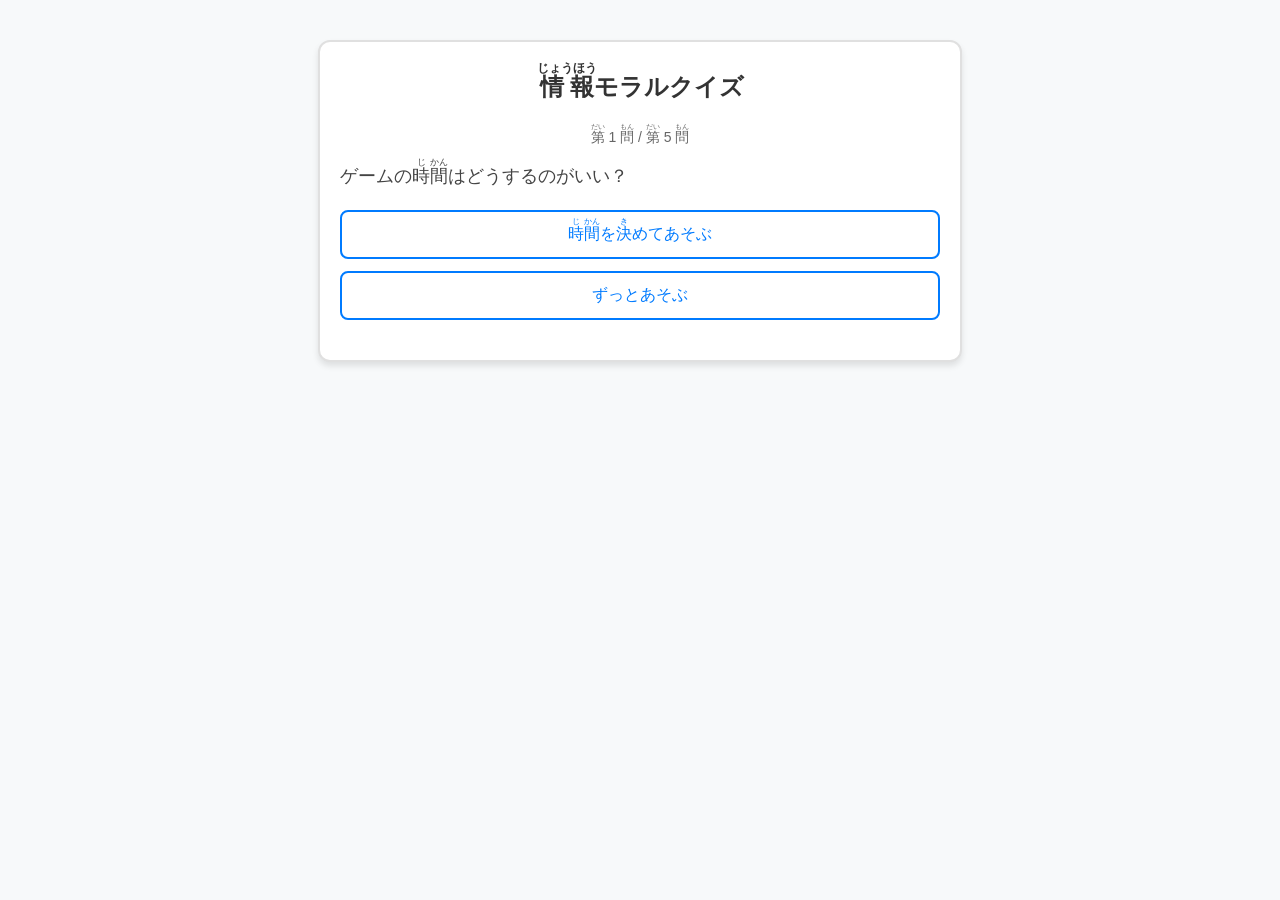
<file: index.html>
<!DOCTYPE html>
<html lang="ja">
<head>
    <meta charset="UTF-8">
    <meta name="viewport" content="width=device-width, initial-scale=1.0">
    <title>情報モラルクイズ</title>
    <link rel="stylesheet" href="style.css">
</head>
<body>

    <div id="quiz-container">
        <h2><ruby>情報<rt>じょうほう</rt></ruby>モラルクイズ</h2>
        <div id="progress-text"></div>
        <div id="question-text"></div>
        <div id="options-container"></div>
        <div id="result-message"></div>
        <button id="next-btn"><ruby>次<rt>つぎ</rt></ruby>の<ruby>問題<rt>もんだい</rt></ruby>へ</button>
    </div>

    <script src="questions.js"></script>
    <script src="quiz.js"></script>
</body>
</html>
</file>
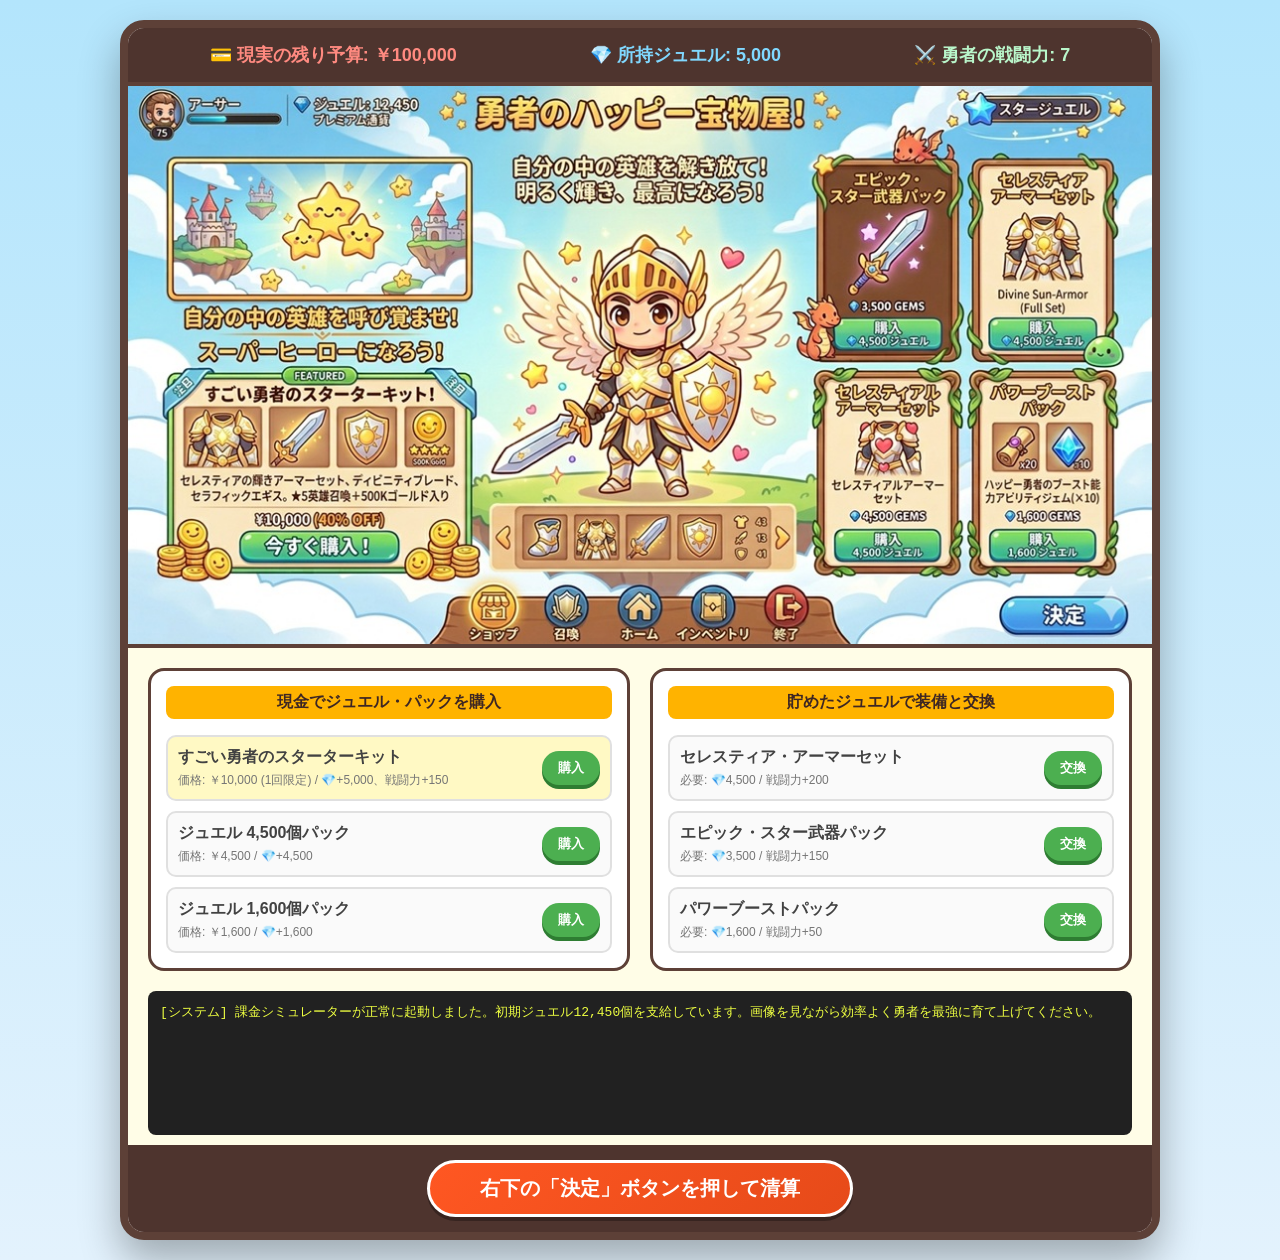
<file: kakin-simulation/index.html>
<!DOCTYPE html>
<html lang="ja">
<head>
    <meta charset="UTF-8">
    <meta name="viewport" content="width=device-width, initial-scale=1.0">
    <title>勇者のハッピー宝物屋 - 課金体験シミュレーター</title>
    <style>
        :root {
            --primary: #5d4037;
            --accent: #ffb300;
            --bg-gradient: linear-gradient(135deg, #e0f2fe 0%, #ch7dd9 100%);
        }

        body {
            font-family: 'Helvetica Neue', Arial, sans-serif;
            background: linear-gradient(to bottom, #b3e5fc, #e3f2fd);
            margin: 0;
            padding: 20px;
            display: flex;
            flex-direction: column;
            align-items: center;
            min-height: 100vh;
        }

        #game-wrapper {
            max-width: 1024px;
            width: 100%;
            background: white;
            border: 8px solid var(--primary);
            border-radius: 24px;
            box-shadow: 0 20px 40px rgba(0,0,0,0.3);
            overflow: hidden;
            display: flex;
            flex-direction: column;
        }

        /* ダッシュボード（上部ステータス） */
        .dashboard {
            display: flex;
            justify-content: space-around;
            align-items: center;
            background: #4e342e;
            color: white;
            padding: 15px;
            font-weight: bold;
            font-size: 18px;
            border-bottom: 4px solid var(--primary);
        }

        .dash-wallet { color: #ff8a80; }
        .dash-jewel { color: #80d8ff; }
        .dash-power { color: #b9f6ca; }

        /* 元画像を表示するエリア */
        .image-container {
            width: 100%;
            position: relative;
            background: #ccc;
            line-height: 0;
        }

        .base-image {
            width: 100%;
            height: auto;
            display: block;
        }

        /* 操作パネル（下部） */
        .control-panel {
            background: #fffde7;
            padding: 20px;
            display: grid;
            grid-template-columns: 1fr 1fr;
            gap: 20px;
            border-top: 4px solid var(--primary);
        }

        @media (max-width: 768px) {
            .control-panel { grid-template-columns: 1fr; }
        }

        .panel-section {
            background: white;
            border: 3px solid var(--primary);
            border-radius: 16px;
            padding: 15px;
        }

        .section-title {
            margin-top: 0;
            background: var(--accent);
            color: #3e2723;
            padding: 6px 12px;
            border-radius: 8px;
            font-size: 16px;
            text-align: center;
            font-weight: bold;
        }

        /* ボタン・グリッド */
        .action-grid {
            display: grid;
            grid-template-columns: 1fr;
            gap: 10px;
            margin-top: 10px;
        }

        .action-card {
            display: flex;
            justify-content: space-between;
            align-items: center;
            padding: 10px;
            border: 2px solid #e0e0e0;
            border-radius: 10px;
            background: #fafafa;
        }

        .action-card:hover { border-color: var(--accent); }

        .item-desc h4 { margin: 0 0 4px 0; color: #424242; }
        .item-desc p { margin: 0; font-size: 12px; color: #757575; }

        .btn-buy {
            background: #4caf50;
            color: white;
            border: none;
            padding: 8px 16px;
            border-radius: 20px;
            font-weight: bold;
            cursor: pointer;
            box-shadow: 0 4px #2e7d32;
        }
        .btn-buy:active { transform: translateY(2px); box-shadow: 0 2px #2e7d32; }
        .btn-buy:disabled { background: #9e9e9e; box-shadow: none; cursor: not-allowed; }

        /* コンソールログ */
        .console-log {
            background: #212121;
            color: #eeff41;
            font-family: monospace;
            padding: 12px;
            border-radius: 8px;
            height: 120px;
            overflow-y: auto;
            font-size: 13px;
            line-height: 1.5;
        }

        /* 決済ボタンエリア */
        .footer-action {
            text-align: center;
            padding: 15px;
            background: #4e342e;
        }

        .btn-submit {
            background: linear-gradient(135deg, #ff5722, #e64a19);
            color: white;
            border: 3px solid white;
            padding: 12px 50px;
            font-size: 20px;
            font-weight: bold;
            border-radius: 30px;
            cursor: pointer;
            box-shadow: 0 4px rgba(0,0,0,0.3);
        }
    </style>
</head>
<body>

<div id="game-wrapper">
    <!-- ダッシュボード -->
    <div class="dashboard">
        <div class="dash-wallet">💳 現実の残り予算: ￥<span id="txt-money">100,000</span></div>
        <div class="dash-jewel">💎 所持ジュエル: <span id="txt-jewel">15,000</span></div>
        <div class="dash-power">⚔️ 勇者の戦闘力: <span id="txt-power">7</span></div>
    </div>

    <!-- 元画像表示エリア -->
    <div class="image-container">
        <!-- 同じフォルダにあるimage_98a7cf.jpgを読み込みます -->
        <img src="image_98a7cf.jpg" alt="勇者のハッピー宝物屋" class="base-image" onerror="this.style.display='none'; alert('画像 [image_98a7cf.jpg] が見つかりません。HTMLと同じフォルダに配置してください！')">
    </div>

    <!-- 操作パネル -->
    <div class="control-panel">
        <!-- 左側：リアルマネー購入 -->
        <div class="panel-section">
            <h3 class="section-title">現金でジュエル・パックを購入</h3>
            <div class="action-grid">
                <div class="action-card" style="background: #fff9c4;">
                    <div class="item-desc">
                        <h4>すごい勇者のスターターキット</h4>
                        <p>価格: ￥10,000 (1回限定) / 💎+5,000、戦闘力+150</p>
                    </div>
                    <button class="btn-buy" id="btn-starter" onclick="buyStarter()">購入</button>
                </div>
                <div class="action-card">
                    <div class="item-desc">
                        <h4>ジュエル 4,500個パック</h4>
                        <p>価格: ￥4,500 / 💎+4,500</p>
                    </div>
                    <button class="btn-buy" onclick="buyJewel(4500, 4500)">購入</button>
                </div>
                <div class="action-card">
                    <div class="item-desc">
                        <h4>ジュエル 1,600個パック</h4>
                        <p>価格: ￥1,600 / 💎+1,600</p>
                    </div>
                    <button class="btn-buy" onclick="buyJewel(1600, 1600)">購入</button>
                </div>
            </div>
        </div>

        <!-- 右側：ジュエル消費交換 -->
        <div class="panel-section">
            <h3 class="section-title">貯めたジュエルで装備と交換</h3>
            <div class="action-grid">
                <div class="action-card">
                    <div class="item-desc">
                        <h4>セレスティア・アーマーセット</h4>
                        <p>必要: 💎4,500 / 戦闘力+200</p>
                    </div>
                    <button class="btn-buy" onclick="exchangeGear('セレスティアアーマー', 4500, 200)">交換</button>
                </div>
                <div class="action-card">
                    <div class="item-desc">
                        <h4>エピック・スター武器パック</h4>
                        <p>必要: 💎3,500 / 戦闘力+150</p>
                    </div>
                    <button class="btn-buy" onclick="exchangeGear('エピックスター武器', 3500, 150)">交換</button>
                </div>
                <div class="action-card">
                    <div class="item-desc">
                        <h4>パワーブーストパック</h4>
                        <p>必要: 💎1,600 / 戦闘力+50</p>
                    </div>
                    <button class="btn-buy" onclick="exchangeGear('パワーブースト', 1600, 50)">交換</button>
                </div>
            </div>
        </div>
    </div>

    <!-- リアルタイムログ（コンソール） -->
    <div style="padding: 0 20px 10px 20px; background: #fffde7;">
        <div class="console-log" id="log-box">
            [システム] 課金シミュレーターが正常に起動しました。初期ジュエル12,450個を支給しています。画像を見ながら効率よく勇者を最強に育て上げてください。<br>
        </div>
    </div>

    <!-- 決定（結果発表） -->
    <div class="footer-action">
        <button class="btn-submit" onclick="showResult()">右下の「決定」ボタンを押して清算</button>
    </div>
</div>

<script>
    // ゲームの初期ステータス（JavaScriptオブジェクト）
    let gameState = {
        money: 100000,       // 現実の残り予算（円）
        jewel: 5000,        // 画像の初期ジュエル数を再現
        power: 7,           // 初期戦闘力（画像右下の 43+13+41 をベースに算出）
        totalSpent: 0,       // 累計課金額
        hasStarter: false    // スターターキット購入フラグ
    };

    // 画面の数値を最新の状態に更新するJavaScript関数
    function render() {
        document.getElementById('txt-money').innerText = gameState.money.toLocaleString();
        document.getElementById('txt-jewel').innerText = gameState.jewel.toLocaleString();
        document.getElementById('txt-power').innerText = gameState.power.toLocaleString();

        // スターターキットは1回限りのため制限
        if (gameState.hasStarter) {
            document.getElementById('btn-starter').disabled = true;
            document.getElementById('btn-starter').innerText = "購入済み";
        }
    }

    // ログを追加するJavaScript関数
    function pushLog(text) {
        const logBox = document.getElementById('log-box');
        logBox.innerHTML += `> ${text}<br>`;
        logBox.scrollTop = logBox.scrollHeight; // 常に最新のログにスクロール
    }

    // スターターキット（現金1万円）の購入処理
    function buyStarter() {
        if (gameState.money < 10000) {
            pushLog("【警告】お財布の現金が足りません！これ以上の課金は不可能です。");
            return;
        }
        gameState.money -= 10000;
        gameState.totalSpent += 10000;
        gameState.jewel += 5000;
        gameState.power += 150;
        gameState.hasStarter = true;

        pushLog("￥10,000を決済。すごい勇者のスターターキットを購入！ 💎5,000個を獲得し、戦闘力が150アップしました。");
        render();
    }

    // 通常ジュエルパック（現金）の購入処理
    function buyJewel(cost, amount) {
        if (gameState.money < cost) {
            pushLog("【警告】お財布の現金が足りません！");
            return;
        }
        gameState.money -= cost;
        gameState.totalSpent += cost;
        gameState.jewel += amount;

        pushLog(`￥${cost.toLocaleString()}を決済。ジュエルパックを購入し、💎+${amount}個を獲得しました。`);
        render();
    }

    // ジュエルを消費して装備を交換する処理
    function exchangeGear(gearName, costJewel, powerUp) {
        if (gameState.jewel < costJewel) {
            pushLog(`【ジュエル不足】${gearName}の交換には💎${costJewel}が必要です。左側のパネルでチャージしてください。`);
            return;
        }
        gameState.jewel -= costJewel;
        gameState.power += powerUp;

        pushLog(`💎${costJewel}を消費。課金装備【${gearName}】を装着！ 勇者の戦闘力が ${powerUp} アップしました！`);
        render();
    }

    // 最終評価（ゲームクリア・清算）
    function showResult() {
        let rank = "S (無課金王)";
        
        // 効率性を評価するロジック

        if (gameState.money <= 20000) {
            rank = "E (ただの浪費家)";
        } else if (gameState.money <= 50000) {
            rank = "D (プロ廃課金勇者)";
        } else if (gameState.power >= 757 && gameState.money <= 85000) {
            rank = "C (伝説の超コスパ王)";
        } else if (gameState.money <= 85000) {
            rank = "B (一流のガチ課金兵)";
        } else if (gameState.money <= 90000) {
            rank = "A (一般的な微課金プレイヤー)";
        }



        alert(
            `【最終課金リザルト】\n\n` +
            `⚔️ 最終戦闘力: ${gameState.power}\n` +
            `💸 支払ったリアルマネー: ￥${gameState.totalSpent.toLocaleString()}\n` +
//            `👛 手元に残った現金: ￥${gameState.money.toLocaleString()}\n` +
            `💎 余ったジュエル: ${gameState.jewel}個\n\n` +
            `あなたの課金評価ランク: 【 ${rank} 】`
        );
    }

    // 初回読み込み時に表示を同期
    render();
</script>

</body>
</html>
</file>
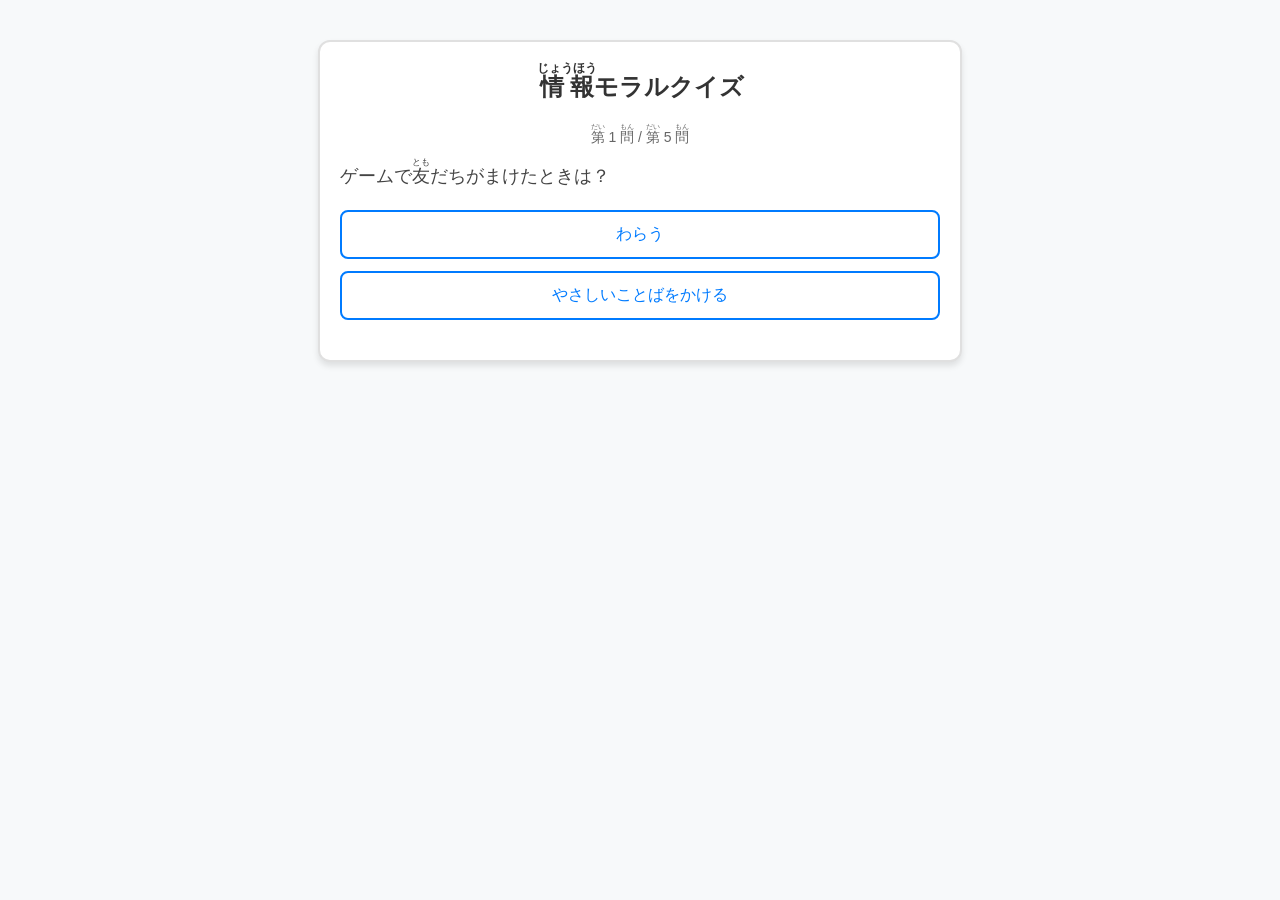
<file: jouhoumoraru/1/index.html>
<!DOCTYPE html>
<html lang="ja">
<head>
    <meta charset="UTF-8">
    <meta name="viewport" content="width=device-width, initial-scale=1.0">
    <title>情報モラルクイズ</title>
    <link rel="stylesheet" href="../../style.css">
</head>
<body>

    <div id="quiz-container">
        <h2><ruby>情報<rt>じょうほう</rt></ruby>モラルクイズ</h2>
        <div id="progress-text"></div>
        <div id="question-text"></div>
        <div id="options-container"></div>
        <div id="result-message"></div>
        <button id="next-btn"><ruby>次<rt>つぎ</rt></ruby>の<ruby>問題<rt>もんだい</rt></ruby>へ</button>
    </div>

    <script src="questions.js"></script>
    <script src="../../quiz.js"></script>
</body>
</html>
</file>
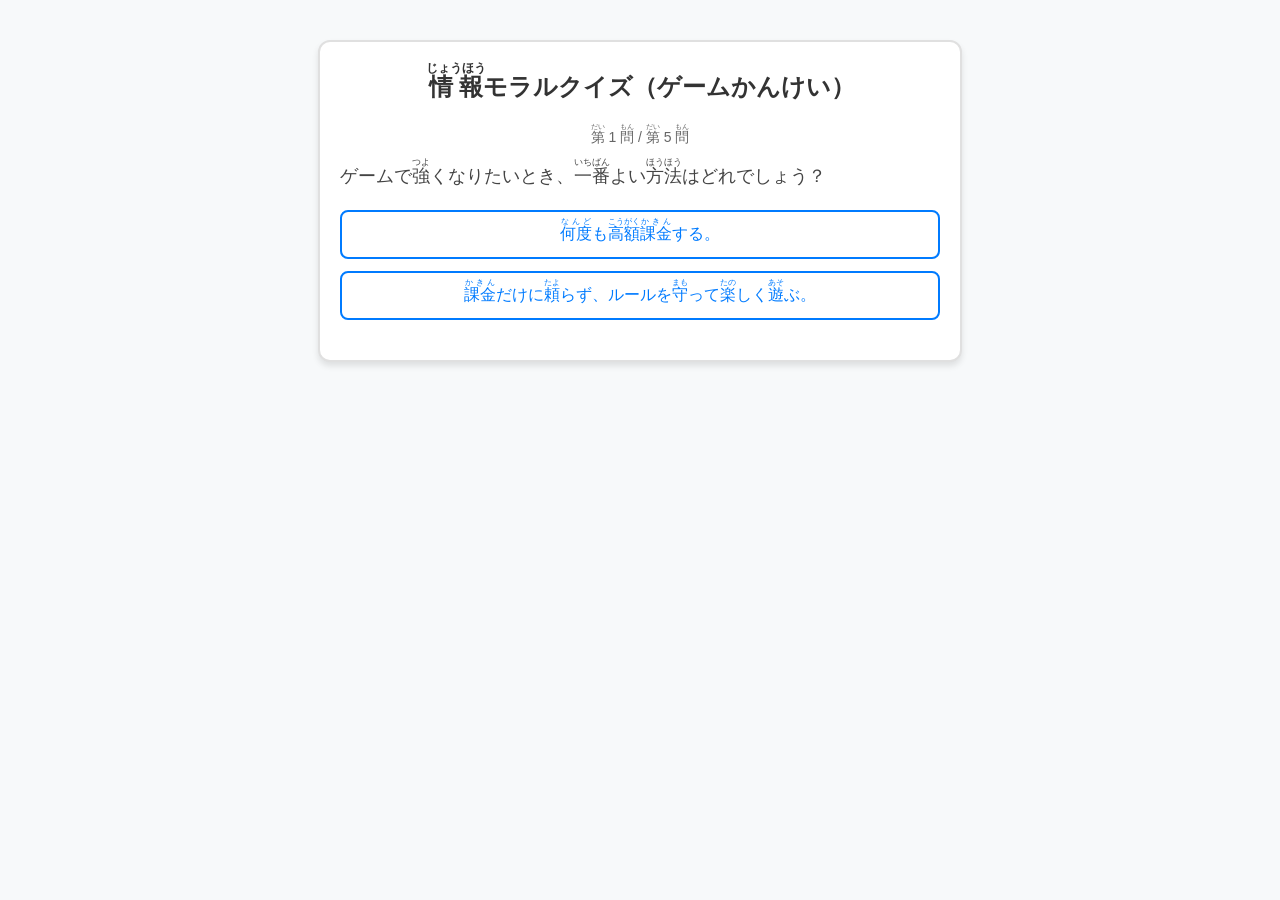
<file: jouhoumoraru/2/index.html>
<!DOCTYPE html>
<html lang="ja">
<head>
    <meta charset="UTF-8">
    <meta name="viewport" content="width=device-width, initial-scale=1.0">
    <title>情報モラルクイズ（ゲームかんけい）</title>
    <link rel="stylesheet" href="../../style.css">
</head>
<body>

    <div id="quiz-container">
        <h2><ruby>情報<rt>じょうほう</rt></ruby>モラルクイズ（ゲームかんけい）</h2>
        <div id="progress-text"></div>
        <div id="question-text"></div>
        <div id="options-container"></div>
        <div id="result-message"></div>
        <button id="next-btn"><ruby>次<rt>つぎ</rt></ruby>の<ruby>問題<rt>もんだい</rt></ruby>へ</button>
    </div>

    <script src="questions.js"></script>
    <script src="../../quiz.js"></script>
</body>
</html>
</file>
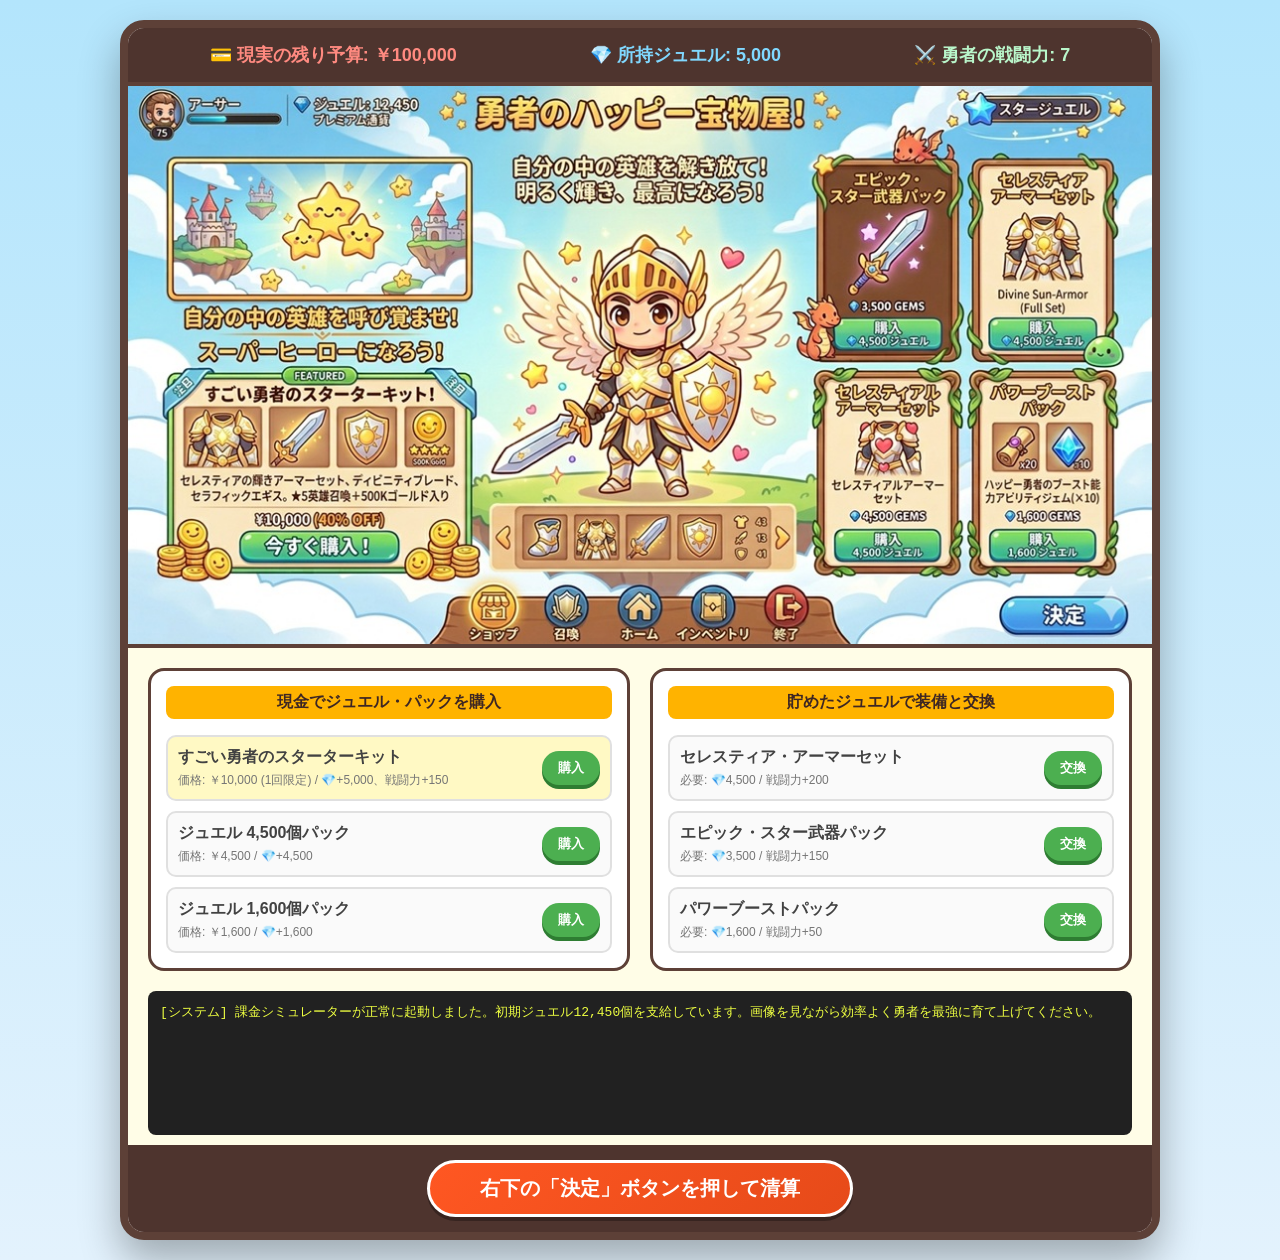
<file: kakin-simulation/indes.html>
<!DOCTYPE html>
<html lang="ja">
<head>
    <meta charset="UTF-8">
    <meta name="viewport" content="width=device-width, initial-scale=1.0">
    <title>勇者のハッピー宝物屋 - 課金体験シミュレーター</title>
    <style>
        :root {
            --primary: #5d4037;
            --accent: #ffb300;
            --bg-gradient: linear-gradient(135deg, #e0f2fe 0%, #ch7dd9 100%);
        }

        body {
            font-family: 'Helvetica Neue', Arial, sans-serif;
            background: linear-gradient(to bottom, #b3e5fc, #e3f2fd);
            margin: 0;
            padding: 20px;
            display: flex;
            flex-direction: column;
            align-items: center;
            min-height: 100vh;
        }

        #game-wrapper {
            max-width: 1024px;
            width: 100%;
            background: white;
            border: 8px solid var(--primary);
            border-radius: 24px;
            box-shadow: 0 20px 40px rgba(0,0,0,0.3);
            overflow: hidden;
            display: flex;
            flex-direction: column;
        }

        /* ダッシュボード（上部ステータス） */
        .dashboard {
            display: flex;
            justify-content: space-around;
            align-items: center;
            background: #4e342e;
            color: white;
            padding: 15px;
            font-weight: bold;
            font-size: 18px;
            border-bottom: 4px solid var(--primary);
        }

        .dash-wallet { color: #ff8a80; }
        .dash-jewel { color: #80d8ff; }
        .dash-power { color: #b9f6ca; }

        /* 元画像を表示するエリア */
        .image-container {
            width: 100%;
            position: relative;
            background: #ccc;
            line-height: 0;
        }

        .base-image {
            width: 100%;
            height: auto;
            display: block;
        }

        /* 操作パネル（下部） */
        .control-panel {
            background: #fffde7;
            padding: 20px;
            display: grid;
            grid-template-columns: 1fr 1fr;
            gap: 20px;
            border-top: 4px solid var(--primary);
        }

        @media (max-width: 768px) {
            .control-panel { grid-template-columns: 1fr; }
        }

        .panel-section {
            background: white;
            border: 3px solid var(--primary);
            border-radius: 16px;
            padding: 15px;
        }

        .section-title {
            margin-top: 0;
            background: var(--accent);
            color: #3e2723;
            padding: 6px 12px;
            border-radius: 8px;
            font-size: 16px;
            text-align: center;
            font-weight: bold;
        }

        /* ボタン・グリッド */
        .action-grid {
            display: grid;
            grid-template-columns: 1fr;
            gap: 10px;
            margin-top: 10px;
        }

        .action-card {
            display: flex;
            justify-content: space-between;
            align-items: center;
            padding: 10px;
            border: 2px solid #e0e0e0;
            border-radius: 10px;
            background: #fafafa;
        }

        .action-card:hover { border-color: var(--accent); }

        .item-desc h4 { margin: 0 0 4px 0; color: #424242; }
        .item-desc p { margin: 0; font-size: 12px; color: #757575; }

        .btn-buy {
            background: #4caf50;
            color: white;
            border: none;
            padding: 8px 16px;
            border-radius: 20px;
            font-weight: bold;
            cursor: pointer;
            box-shadow: 0 4px #2e7d32;
        }
        .btn-buy:active { transform: translateY(2px); box-shadow: 0 2px #2e7d32; }
        .btn-buy:disabled { background: #9e9e9e; box-shadow: none; cursor: not-allowed; }

        /* コンソールログ */
        .console-log {
            background: #212121;
            color: #eeff41;
            font-family: monospace;
            padding: 12px;
            border-radius: 8px;
            height: 120px;
            overflow-y: auto;
            font-size: 13px;
            line-height: 1.5;
        }

        /* 決済ボタンエリア */
        .footer-action {
            text-align: center;
            padding: 15px;
            background: #4e342e;
        }

        .btn-submit {
            background: linear-gradient(135deg, #ff5722, #e64a19);
            color: white;
            border: 3px solid white;
            padding: 12px 50px;
            font-size: 20px;
            font-weight: bold;
            border-radius: 30px;
            cursor: pointer;
            box-shadow: 0 4px rgba(0,0,0,0.3);
        }
    </style>
</head>
<body>

<div id="game-wrapper">
    <!-- ダッシュボード -->
    <div class="dashboard">
        <div class="dash-wallet">💳 現実の残り予算: ￥<span id="txt-money">100,000</span></div>
        <div class="dash-jewel">💎 所持ジュエル: <span id="txt-jewel">15,000</span></div>
        <div class="dash-power">⚔️ 勇者の戦闘力: <span id="txt-power">7</span></div>
    </div>

    <!-- 元画像表示エリア -->
    <div class="image-container">
        <!-- 同じフォルダにあるimage_98a7cf.jpgを読み込みます -->
        <img src="image_98a7cf.jpg" alt="勇者のハッピー宝物屋" class="base-image" onerror="this.style.display='none'; alert('画像 [image_98a7cf.jpg] が見つかりません。HTMLと同じフォルダに配置してください！')">
    </div>

    <!-- 操作パネル -->
    <div class="control-panel">
        <!-- 左側：リアルマネー購入 -->
        <div class="panel-section">
            <h3 class="section-title">現金でジュエル・パックを購入</h3>
            <div class="action-grid">
                <div class="action-card" style="background: #fff9c4;">
                    <div class="item-desc">
                        <h4>すごい勇者のスターターキット</h4>
                        <p>価格: ￥10,000 (1回限定) / 💎+5,000、戦闘力+150</p>
                    </div>
                    <button class="btn-buy" id="btn-starter" onclick="buyStarter()">購入</button>
                </div>
                <div class="action-card">
                    <div class="item-desc">
                        <h4>ジュエル 4,500個パック</h4>
                        <p>価格: ￥4,500 / 💎+4,500</p>
                    </div>
                    <button class="btn-buy" onclick="buyJewel(4500, 4500)">購入</button>
                </div>
                <div class="action-card">
                    <div class="item-desc">
                        <h4>ジュエル 1,600個パック</h4>
                        <p>価格: ￥1,600 / 💎+1,600</p>
                    </div>
                    <button class="btn-buy" onclick="buyJewel(1600, 1600)">購入</button>
                </div>
            </div>
        </div>

        <!-- 右側：ジュエル消費交換 -->
        <div class="panel-section">
            <h3 class="section-title">貯めたジュエルで装備と交換</h3>
            <div class="action-grid">
                <div class="action-card">
                    <div class="item-desc">
                        <h4>セレスティア・アーマーセット</h4>
                        <p>必要: 💎4,500 / 戦闘力+200</p>
                    </div>
                    <button class="btn-buy" onclick="exchangeGear('セレスティアアーマー', 4500, 200)">交換</button>
                </div>
                <div class="action-card">
                    <div class="item-desc">
                        <h4>エピック・スター武器パック</h4>
                        <p>必要: 💎3,500 / 戦闘力+150</p>
                    </div>
                    <button class="btn-buy" onclick="exchangeGear('エピックスター武器', 3500, 150)">交換</button>
                </div>
                <div class="action-card">
                    <div class="item-desc">
                        <h4>パワーブーストパック</h4>
                        <p>必要: 💎1,600 / 戦闘力+50</p>
                    </div>
                    <button class="btn-buy" onclick="exchangeGear('パワーブースト', 1600, 50)">交換</button>
                </div>
            </div>
        </div>
    </div>

    <!-- リアルタイムログ（コンソール） -->
    <div style="padding: 0 20px 10px 20px; background: #fffde7;">
        <div class="console-log" id="log-box">
            [システム] 課金シミュレーターが正常に起動しました。初期ジュエル12,450個を支給しています。画像を見ながら効率よく勇者を最強に育て上げてください。<br>
        </div>
    </div>

    <!-- 決定（結果発表） -->
    <div class="footer-action">
        <button class="btn-submit" onclick="showResult()">右下の「決定」ボタンを押して清算</button>
    </div>
</div>

<script>
    // ゲームの初期ステータス（JavaScriptオブジェクト）
    let gameState = {
        money: 100000,       // 現実の残り予算（円）
        jewel: 5000,        // 画像の初期ジュエル数を再現
        power: 7,           // 初期戦闘力（画像右下の 43+13+41 をベースに算出）
        totalSpent: 0,       // 累計課金額
        hasStarter: false    // スターターキット購入フラグ
    };

    // 画面の数値を最新の状態に更新するJavaScript関数
    function render() {
        document.getElementById('txt-money').innerText = gameState.money.toLocaleString();
        document.getElementById('txt-jewel').innerText = gameState.jewel.toLocaleString();
        document.getElementById('txt-power').innerText = gameState.power.toLocaleString();

        // スターターキットは1回限りのため制限
        if (gameState.hasStarter) {
            document.getElementById('btn-starter').disabled = true;
            document.getElementById('btn-starter').innerText = "購入済み";
        }
    }

    // ログを追加するJavaScript関数
    function pushLog(text) {
        const logBox = document.getElementById('log-box');
        logBox.innerHTML += `> ${text}<br>`;
        logBox.scrollTop = logBox.scrollHeight; // 常に最新のログにスクロール
    }

    // スターターキット（現金1万円）の購入処理
    function buyStarter() {
        if (gameState.money < 10000) {
            pushLog("【警告】お財布の現金が足りません！これ以上の課金は不可能です。");
            return;
        }
        gameState.money -= 10000;
        gameState.totalSpent += 10000;
        gameState.jewel += 5000;
        gameState.power += 150;
        gameState.hasStarter = true;

        pushLog("￥10,000を決済。すごい勇者のスターターキットを購入！ 💎5,000個を獲得し、戦闘力が150アップしました。");
        render();
    }

    // 通常ジュエルパック（現金）の購入処理
    function buyJewel(cost, amount) {
        if (gameState.money < cost) {
            pushLog("【警告】お財布の現金が足りません！");
            return;
        }
        gameState.money -= cost;
        gameState.totalSpent += cost;
        gameState.jewel += amount;

        pushLog(`￥${cost.toLocaleString()}を決済。ジュエルパックを購入し、💎+${amount}個を獲得しました。`);
        render();
    }

    // ジュエルを消費して装備を交換する処理
    function exchangeGear(gearName, costJewel, powerUp) {
        if (gameState.jewel < costJewel) {
            pushLog(`【ジュエル不足】${gearName}の交換には💎${costJewel}が必要です。左側のパネルでチャージしてください。`);
            return;
        }
        gameState.jewel -= costJewel;
        gameState.power += powerUp;

        pushLog(`💎${costJewel}を消費。課金装備【${gearName}】を装着！ 勇者の戦闘力が ${powerUp} アップしました！`);
        render();
    }

    // 最終評価（ゲームクリア・清算）
    function showResult() {
        let rank = "S (無課金王)";
        
        // 効率性を評価するロジック

        if (gameState.money <= 20000) {
            rank = "E (ただの浪費家)";
        } else if (gameState.money <= 50000) {
            rank = "D (プロ廃課金勇者)";
        } else if (gameState.power >= 757 && gameState.money <= 85000) {
            rank = "C (伝説の超コスパ王)";
        } else if (gameState.money <= 85000) {
            rank = "B (一流のガチ課金兵)";
        } else if (gameState.money <= 90000) {
            rank = "A (一般的な微課金プレイヤー)";
        }



        alert(
            `【最終課金リザルト】\n\n` +
            `⚔️ 最終戦闘力: ${gameState.power}\n` +
            `💸 支払ったリアルマネー: ￥${gameState.totalSpent.toLocaleString()}\n` +
//            `👛 手元に残った現金: ￥${gameState.money.toLocaleString()}\n` +
            `💎 余ったジュエル: ${gameState.jewel}個\n\n` +
            `あなたの課金評価ランク: 【 ${rank} 】`
        );
    }

    // 初回読み込み時に表示を同期
    render();
</script>

</body>
</html>
</file>
<file: style.css>
/* 全体のリセットと背景 */
body {
    font-family: sans-serif;
    background-color: #f7f9fa;
    margin: 0;
    padding: 40px 20px;
}

/* クイズの外枠 */
#quiz-container {
    max-width: 600px;
    margin: auto;
    padding: 20px;
    border: 2px solid #e0e0e0;
    border-radius: 12px;
    background-color: #ffffff;
    box-shadow: 0 4px 6px rgba(0,0,0,0.1);
}

/* タイトル */
#quiz-container h2 {
    text-align: center;
    color: #333;
    margin-top: 0;
}

/* 進み具合のテキスト */
#progress-text {
    text-align: center;
    color: #666;
    margin-bottom: 10px;
    font-size: 14px;
}

/* 問題文 */
#question-text {
    font-size: 18px;
    line-height: 1.5;
    margin-bottom: 20px;
    color: #444;
}

/* ボタンを並べるエリア */
#options-container {
    display: flex;
    flex-direction: column;
    gap: 12px;
}

/* 選択肢のボタン（通常時） */
#options-container button {
    padding: 12px;
    font-size: 16px;
    border: 2px solid #007bff;
    border-radius: 8px;
    background-color: white;
    color: #007bff;
    cursor: pointer;
    transition: background-color 0.2s, color 0.2s;
}

/* 選択肢のボタン（マウスを乗せたとき） */
#options-container button:hover:not(:disabled) {
    background-color: #f0f8ff;
}

/* 選択肢のボタン（クリックして無効化されたとき） */
#options-container button:disabled {
    cursor: default;
}

/* 結果メッセージと解説 */
#result-message {
    margin-top: 20px;
    font-weight: bold;
    text-align: center;
    font-size: 18px;
}

/* 「次の問題へ」ボタン */
#next-btn {
    display: none;
    margin-top: 25px;
    width: 100%;
    padding: 12px;
    font-size: 16px;
    font-weight: bold;
    background-color: #007bff;
    color: white;
    border: none;
    border-radius: 8px;
    cursor: pointer;
    transition: background-color 0.2s;
}

#next-btn:hover {
    background-color: #0056b3;
}

/* 結果画面の「もういちどチャレンジ」ボタン */
#restart-btn {
    padding: 12px 24px;
    font-size: 16px;
    font-weight: bold;
    margin-top: 15px;
    background-color: #28a745;
    color: white;
    border: none;
    border-radius: 8px;
    cursor: pointer;
    transition: background-color 0.2s;
}

#restart-btn:hover {
    background-color: #218838;
}
</file>
